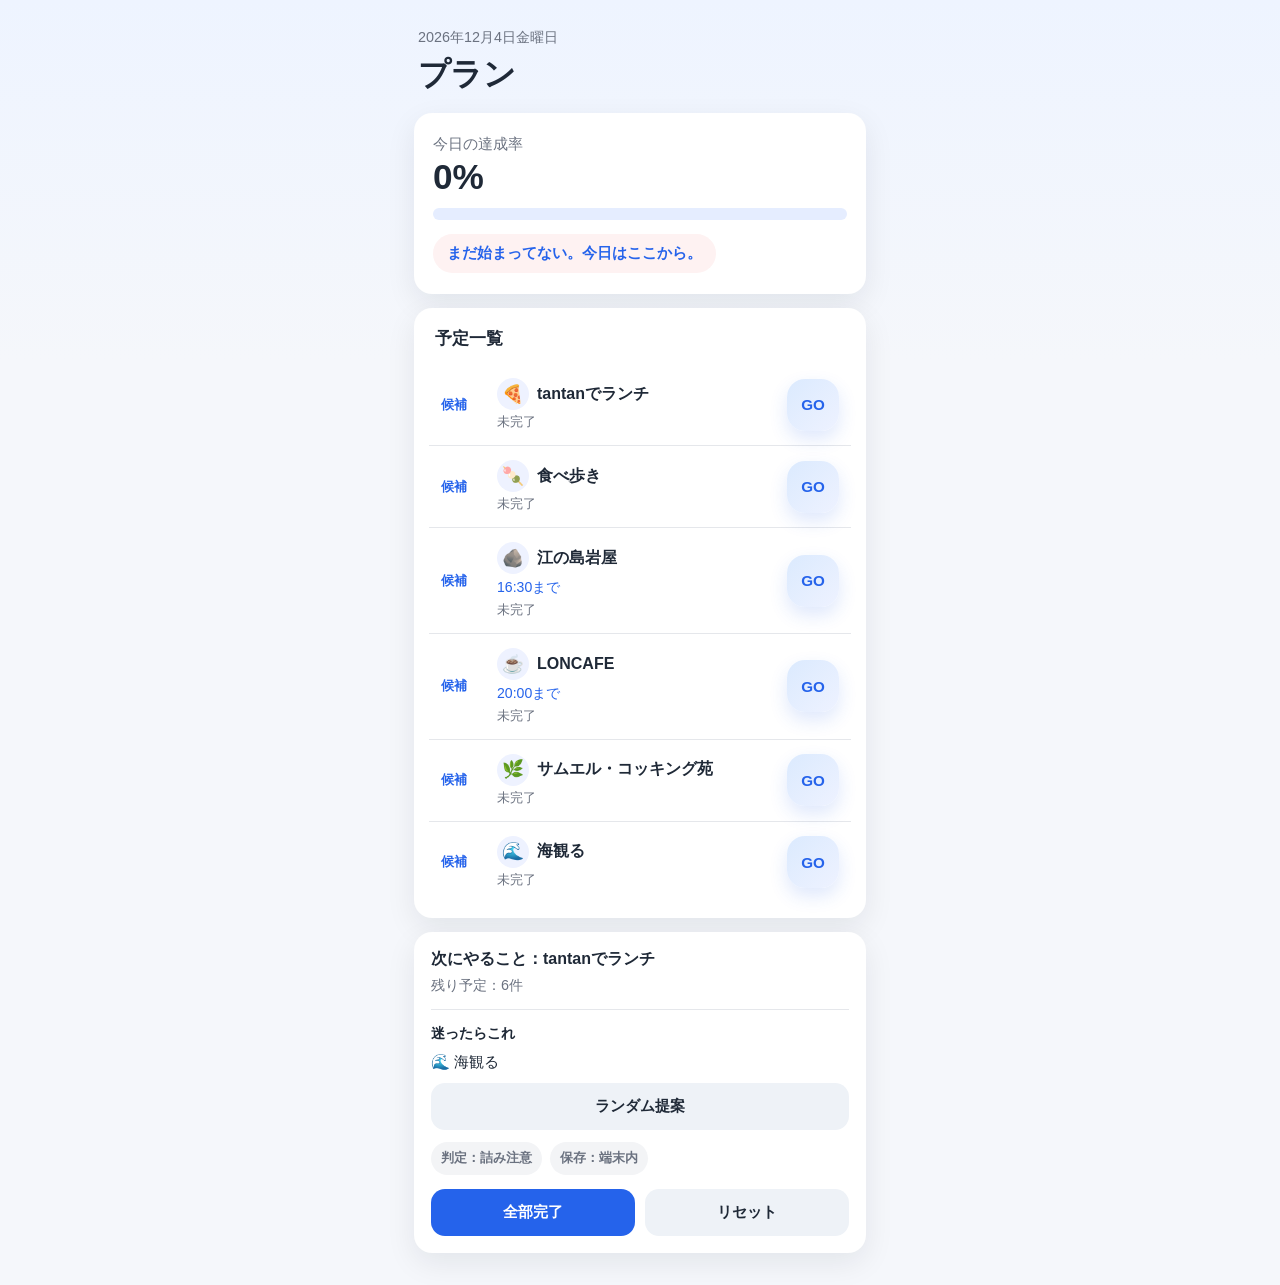
<file: index.html>
<!DOCTYPE html>
<html lang="ja">
  <head>
    <meta charset="UTF-8" />
    <meta
      name="viewport"
      content="width=device-width, initial-scale=1.0, viewport-fit=cover"
    />
    <title>休日プラン</title>
    <link rel="stylesheet" href="style.css" />
  </head>
  <body>
    <main class="app">
      <header class="header">
        <div class="date" id="todayLabel"></div>
        <h1 class="title">プラン</h1>
      </header>

      <section class="hero">
        <div class="progress-row">
          <div>
            <div class="progress-label">今日の達成率</div>
            <div class="progress-value" id="progressText">0%</div>
          </div>
        </div>

        <div class="progress-track">
          <div class="progress-bar" id="progressBar"></div>
        </div>

        <div class="status" id="statusMessage">
          まだ始まってない。今日はここから。
        </div>
      </section>

      <section class="task-list">
        <h2 class="section-title">予定一覧</h2>
        <div id="taskContainer"></div>
      </section>

      <section class="footer-card">
        <div class="next-task" id="nextTask">次にやること：読み込み中</div>
        <div class="footer-sub" id="remainingText">実行した件数：0件</div>

        <div class="random-box">
          <div class="random-title">迷ったらこれ</div>
          <div class="random-task" id="randomTask">まだ候補がないよ</div>
          <button class="btn secondary" id="randomBtn">ランダム提案</button>
        </div>

        <div class="badge-row">
          <div class="badge" id="lateBadge">判定：様子見</div>
          <div class="badge">保存：端末内</div>
        </div>

        <div class="actions">
          <button class="btn primary" id="markAllDoneBtn">全部完了</button>
          <button class="btn secondary" id="resetBtn">リセット</button>
        </div>
      </section>
    </main>

    <script src="script.js"></script>
  </body>
</html>
</file>
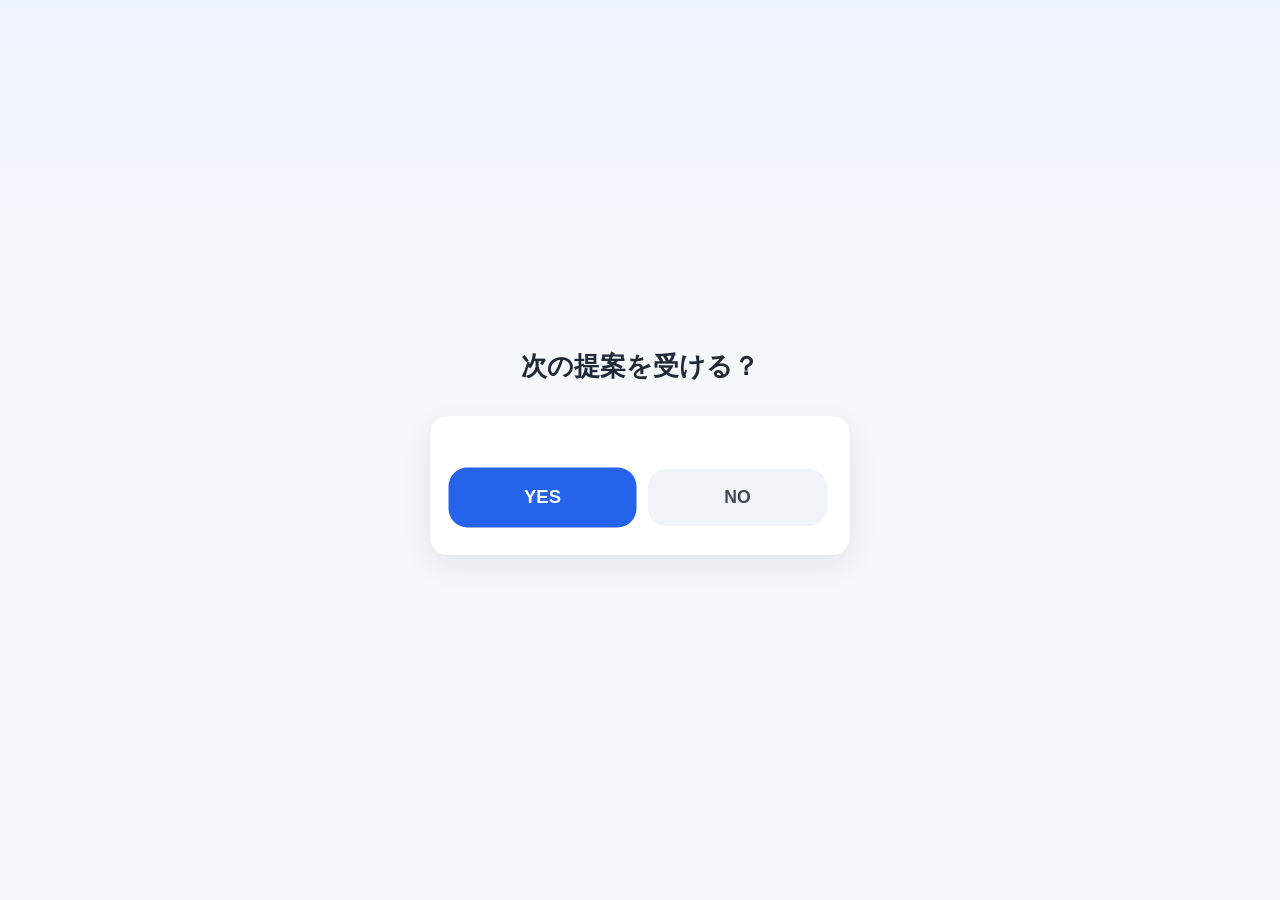
<file: next.html>
<!DOCTYPE html>
<html lang="ja">
<head>
  <meta charset="UTF-8">
  <title>次の提案</title>
  <link rel="stylesheet" href="style.css">
  <link rel="stylesheet" href="next.css">
</head>
<body>
  <div class="app">
    <h1>次の提案を受ける？</h1>

    <div class="hero">
      <div class="actions choice-actions">
        <button class="btn primary float-btn yes-btn" onclick="goNext()">YES</button>
        <button class="btn secondary float-btn no-btn" onclick="goBack()">NO</button>
      </div>
    </div>
  </div>

  <script>
    function goNext() {
      window.location.href = "suggest.html";
    }

    function goBack() {
      window.location.href = "index.html";
    }
  </script>
</body>
</html>
</file>
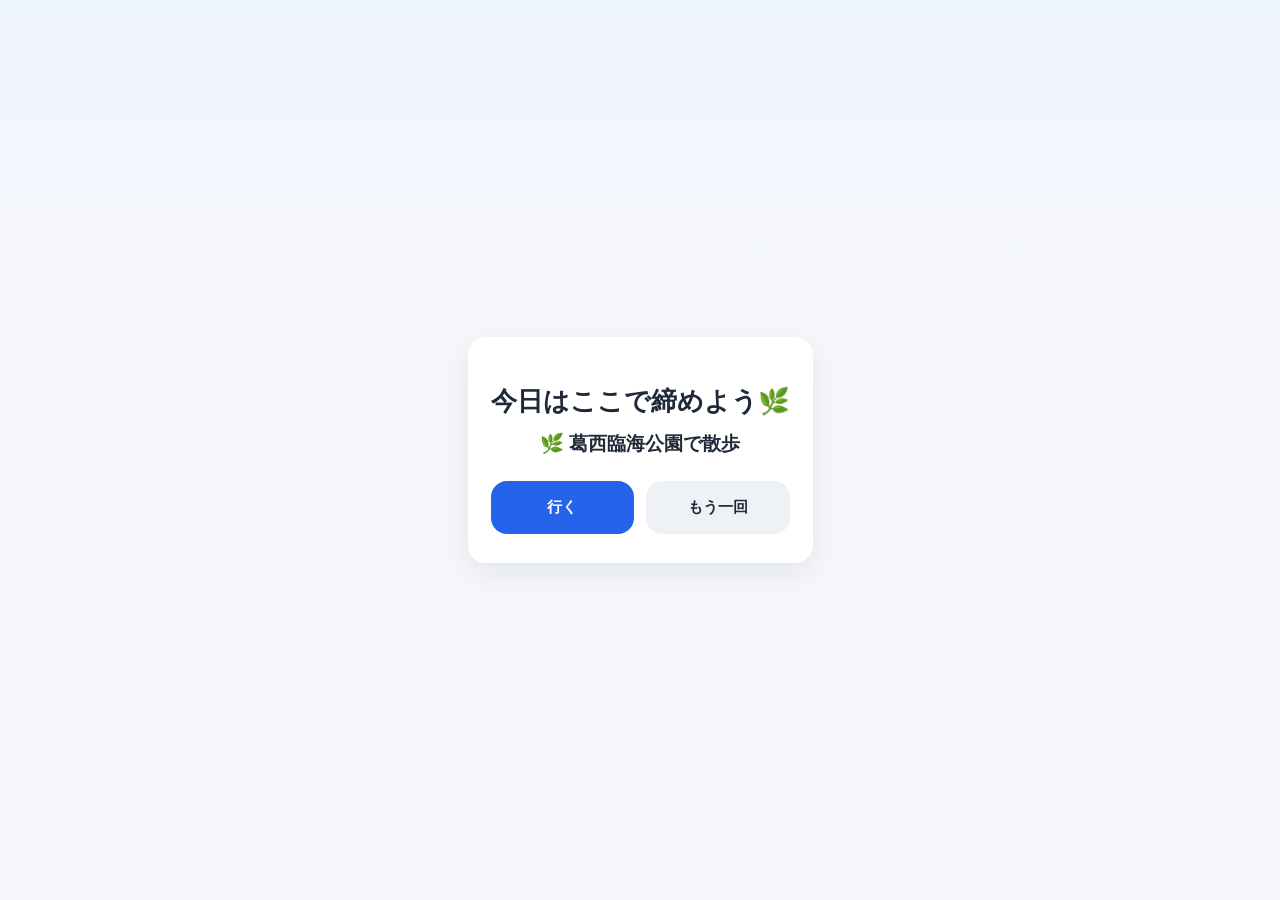
<file: suggest.html>
<!DOCTYPE html>
<html lang="ja">
<head>
  <meta charset="UTF-8">
  <title>今日の締め</title>
  <link rel="stylesheet" href="style.css">
  <link rel="stylesheet" href="suggest.css">
</head>
<body>
  <div class="app">
    <div class="hero">
      <h1>今日はここで締めよう🌿</h1>

      <div class="spot">
        🌿 葛西臨海公園で散歩
      </div>

      <div class="actions">
        <button class="btn primary" onclick="openMap()">行く</button>
        <button class="btn secondary" onclick="reload()">もう一回</button>
      </div>
    </div>
  </div>

  <script>
    function reload() {
      location.reload();
    }

    function openMap() {
      alert("いいね、行こう🌿");
      window.open("https://www.google.com/maps?q=葛西臨海公園", "_blank");
    }
  </script>
</body>
</html>
</file>
<file: style.css>
:root {
  --bg: #f5f7fb;
  --card: #ffffff;
  --text: #1f2937;
  --sub: #6b7280;
  --line: #e5e7eb;
  --accent: #2563eb;
  --good: #16a34a;
  --warn: #f59e0b;
  --bad: #dc2626;
  --shadow: 0 10px 30px rgba(15, 23, 42, 0.08);
  --radius: 18px;
}

* {
  box-sizing: border-box;
}

body {
  margin: 0;
  font-family: -apple-system, BlinkMacSystemFont, "Segoe UI", Roboto,
    "Hiragino Sans", "Hiragino Kaku Gothic ProN", "Noto Sans JP", sans-serif;
  background: linear-gradient(180deg, #eef4ff 0%, var(--bg) 28%, var(--bg) 100%);
  color: var(--text);
}

.app {
  max-width: 480px;
  margin: 0 auto;
  min-height: 100dvh;
  padding: 18px 14px 32px;
}

.header {
  padding: 10px 4px 2px;
}

.date {
  font-size: 0.9rem;
  color: var(--sub);
  margin-bottom: 6px;
}

.title {
  font-size: 2rem;
  font-weight: 800;
  margin: 0;
  letter-spacing: -0.02em;
}

.hero,
.task-list,
.footer-card {
  background: var(--card);
  border-radius: var(--radius);
  box-shadow: var(--shadow);
  border: 1px solid rgba(255, 255, 255, 0.7);
}

.hero {
  margin-top: 14px;
  padding: 20px 18px;
}

.progress-row {
  display: flex;
  justify-content: space-between;
  align-items: end;
  gap: 12px;
}

.progress-label {
  font-size: 0.95rem;
  color: var(--sub);
}

.progress-value {
  font-size: 2.2rem;
  font-weight: 800;
  line-height: 1;
  margin-top: 4px;
}

.progress-track {
  width: 100%;
  height: 12px;
  border-radius: 999px;
  background: #e5edff;
  overflow: hidden;
  margin-top: 14px;
}

.progress-bar {
  height: 100%;
  width: 0%;
  border-radius: 999px;
  background: var(--accent);
  transition: width 0.3s ease, background 0.3s ease;
}

.status {
  margin-top: 14px;
  display: inline-flex;
  align-items: center;
  gap: 8px;
  padding: 10px 14px;
  border-radius: 999px;
  font-size: 0.92rem;
  font-weight: 700;
  background: #eff6ff;
  color: var(--accent);
}

.task-list {
  margin-top: 14px;
  padding: 14px;
}

.section-title {
  margin: 4px 6px 14px;
  font-size: 1.05rem;
  font-weight: 800;
}

.task {
  display: flex;
  align-items: center;
  gap: 12px;
  padding: 14px 12px;
  border-top: 1px solid var(--line);
  transition: background 0.2s ease, transform 0.15s ease, opacity 0.2s ease;
}

.task:first-of-type {
  border-top: none;
}

.task:hover {
  background: #f8fafc;
}

.task.done {
  background: #f0fdf4;
  opacity: 0.78;
}

.candidate {
  min-width: 44px;
  font-size: 0.82rem;
  font-weight: 700;
  color: var(--accent);
  flex-shrink: 0;
}

.task-main {
  flex: 1;
  min-width: 0;
}

.task-title {
  display: flex;
  align-items: center;
  gap: 8px;
  font-size: 1rem;
  font-weight: 800;
  line-height: 1.4;
  word-break: break-word;
}

.icon {
  width: 32px;
  height: 32px;
  display: inline-flex;
  align-items: center;
  justify-content: center;
  background: #eef2ff;
  border-radius: 999px;
  font-size: 1.1rem;
  flex-shrink: 0;
}

.task-advice {
  margin-top: 4px;
  font-size: 0.88rem;
  color: #2563eb;
  line-height: 1.4;
}

.task-meta {
  margin-top: 4px;
  font-size: 0.8rem;
  color: var(--sub);
}

.check-btn {
  border: none;
  background: linear-gradient(135deg, #dbeafe, #eef2ff);
  color: #2563eb;
  width: 52px;
  height: 52px;
  border-radius: 18px;
  font-size: 0.95rem;
  font-weight: 800;
  cursor: pointer;
  transition: transform 0.12s ease, box-shadow 0.2s ease, background 0.2s ease;
  box-shadow: 0 8px 18px rgba(37, 99, 235, 0.15);
}

.check-btn:active {
  transform: scale(0.88);
}

.task.done .check-btn {
  background: linear-gradient(135deg, #bbf7d0, #dcfce7);
  color: #15803d;
}

.task.done .task-title {
  text-decoration: line-through;
}

.task.done .icon {
  background: #dcfce7;
}

.task.done .check-btn {
  background: #dcfce7;
  color: var(--good);
}

.footer-card {
  margin-top: 14px;
  padding: 16px;
}

.next-task {
  font-size: 1rem;
  font-weight: 800;
}

.footer-sub {
  font-size: 0.9rem;
  color: var(--sub);
  margin-top: 6px;
}

.badge-row {
  display: flex;
  flex-wrap: wrap;
  gap: 8px;
  margin-top: 12px;
}

.badge {
  background: #f3f4f6;
  color: var(--sub);
  border-radius: 999px;
  padding: 8px 10px;
  font-size: 0.8rem;
  font-weight: 700;
}

.random-box {
  margin-top: 14px;
  padding-top: 14px;
  border-top: 1px solid var(--line);
}

.random-title {
  font-size: 0.9rem;
  font-weight: 800;
}

.random-task {
  margin-top: 8px;
  font-size: 0.95rem;
  color: var(--text);
  line-height: 1.5;
}

.actions {
  display: grid;
  grid-template-columns: 1fr 1fr;
  gap: 10px;
  margin-top: 14px;
}

.btn {
  border: none;
  border-radius: 14px;
  padding: 13px 12px;
  font-size: 0.95rem;
  font-weight: 800;
  cursor: pointer;
  transition: transform 0.15s ease, opacity 0.2s ease;
}

.btn:active {
  transform: scale(0.97);
}

.btn.primary {
  background: var(--accent);
  color: white;
}

.btn.secondary {
  background: #eef2f7;
  color: var(--text);
}

#randomBtn {
  margin-top: 10px;
  width: 100%;
}

.sparkle {
  position: fixed;
  pointer-events: none;
  font-size: 1.2rem;
  animation: pop 700ms ease forwards;
  z-index: 9999;
}

@keyframes pop {
  0% {
    opacity: 0;
    transform: translate(-50%, -50%) scale(0.5);
  }
  30% {
    opacity: 1;
    transform: translate(-50%, -80%) scale(1.2);
  }
  100% {
    opacity: 0;
    transform: translate(-50%, -140%) scale(1.4);
  }
}

@media (max-width: 360px) {
  .title {
    font-size: 1.7rem;
  }

  .progress-value {
    font-size: 1.9rem;
  }

  .candidate {
    min-width: 38px;
    font-size: 0.76rem;
  }

  .task-title {
    font-size: 0.95rem;
  }

  .icon {
    width: 30px;
    height: 30px;
    font-size: 1rem;
  }

  .check-btn {
    width: 40px;
    height: 40px;
  }
}
</file>
<file: next.css>
/* === 次の提案画面専用 === */

.app {
  min-height: 100vh;
  display: flex;
  flex-direction: column;
  justify-content: center;
  align-items: center;
}

/* タイトル */
h1 {
  font-size: 1.6rem;
  font-weight: 900;
  text-align: center;
  margin-bottom: 18px;
}

/* カード */
.hero {
  width: 100%;
  max-width: 420px;
  text-align: center;
  padding: 28px 22px;
}

/* テキスト */
.hero p {
  font-size: 1rem;
  color: var(--sub);
}

/* ボタンエリア */
.choice-actions {
  display: flex;
  gap: 16px;
  margin-top: 24px;
}

/* 共通ボタン強化 */
.choice-actions .btn {
  flex: 1;
  padding: 18px 0;
  font-size: 1.1rem;
  font-weight: 800;
  border-radius: 18px;
  transition: transform 0.15s ease, box-shadow 0.2s ease;
}

/* YES強調 */
.yes-btn {
  transform: scale(1.05);
  animation: pulse 1.8s ease-in-out infinite;
}

/* NOは控えめ */
.no-btn {
  opacity: 0.85;
}

/* 押したとき */
.choice-actions .btn:active {
  transform: scale(0.92);
}

/* YESのドキドキ演出 */
@keyframes pulse {
  0% {
    transform: scale(1.05);
    box-shadow: 0 8px 18px rgba(37, 99, 235, 0.15);
  }
  50% {
    transform: scale(1.1);
    box-shadow: 0 12px 26px rgba(37, 99, 235, 0.3);
  }
  100% {
    transform: scale(1.05);
    box-shadow: 0 8px 18px rgba(37, 99, 235, 0.15);
  }
}
</file>
<file: suggest.css>
.app {
  min-height: 100vh;
  display: flex;
  justify-content: center;
  align-items: center;
}

.hero {
  text-align: center;
  max-width: 420px;
  padding: 28px 22px;
}

h1 {
  font-size: 1.6rem;
  font-weight: 900;
  margin-bottom: 12px;
}

.lead {
  color: var(--sub);
  margin-bottom: 24px;
}

.spot {
  font-size: 1.2rem;
  font-weight: 700;
  margin-bottom: 24px;
}

.actions {
  display: flex;
  gap: 12px;
}

.actions .btn {
  flex: 1;
  padding: 16px 0;
  border-radius: 16px;
}
</file>
